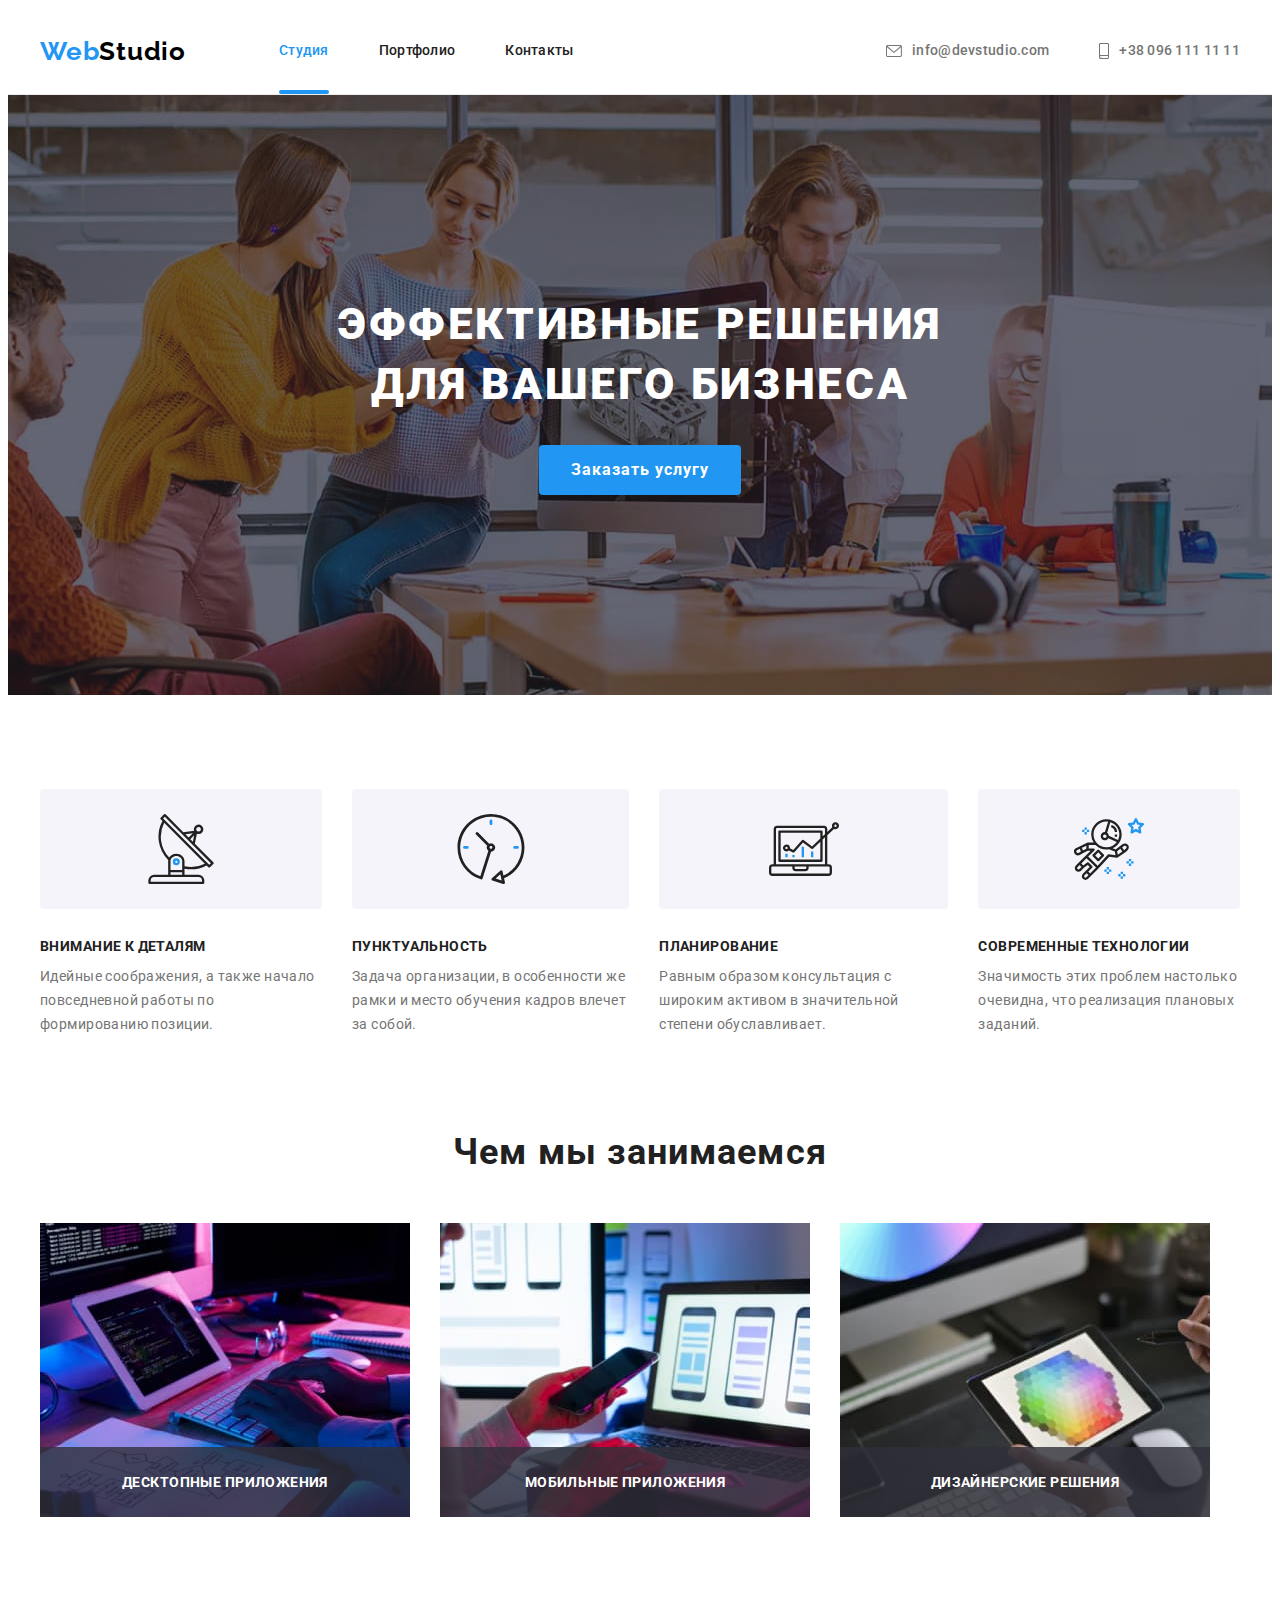
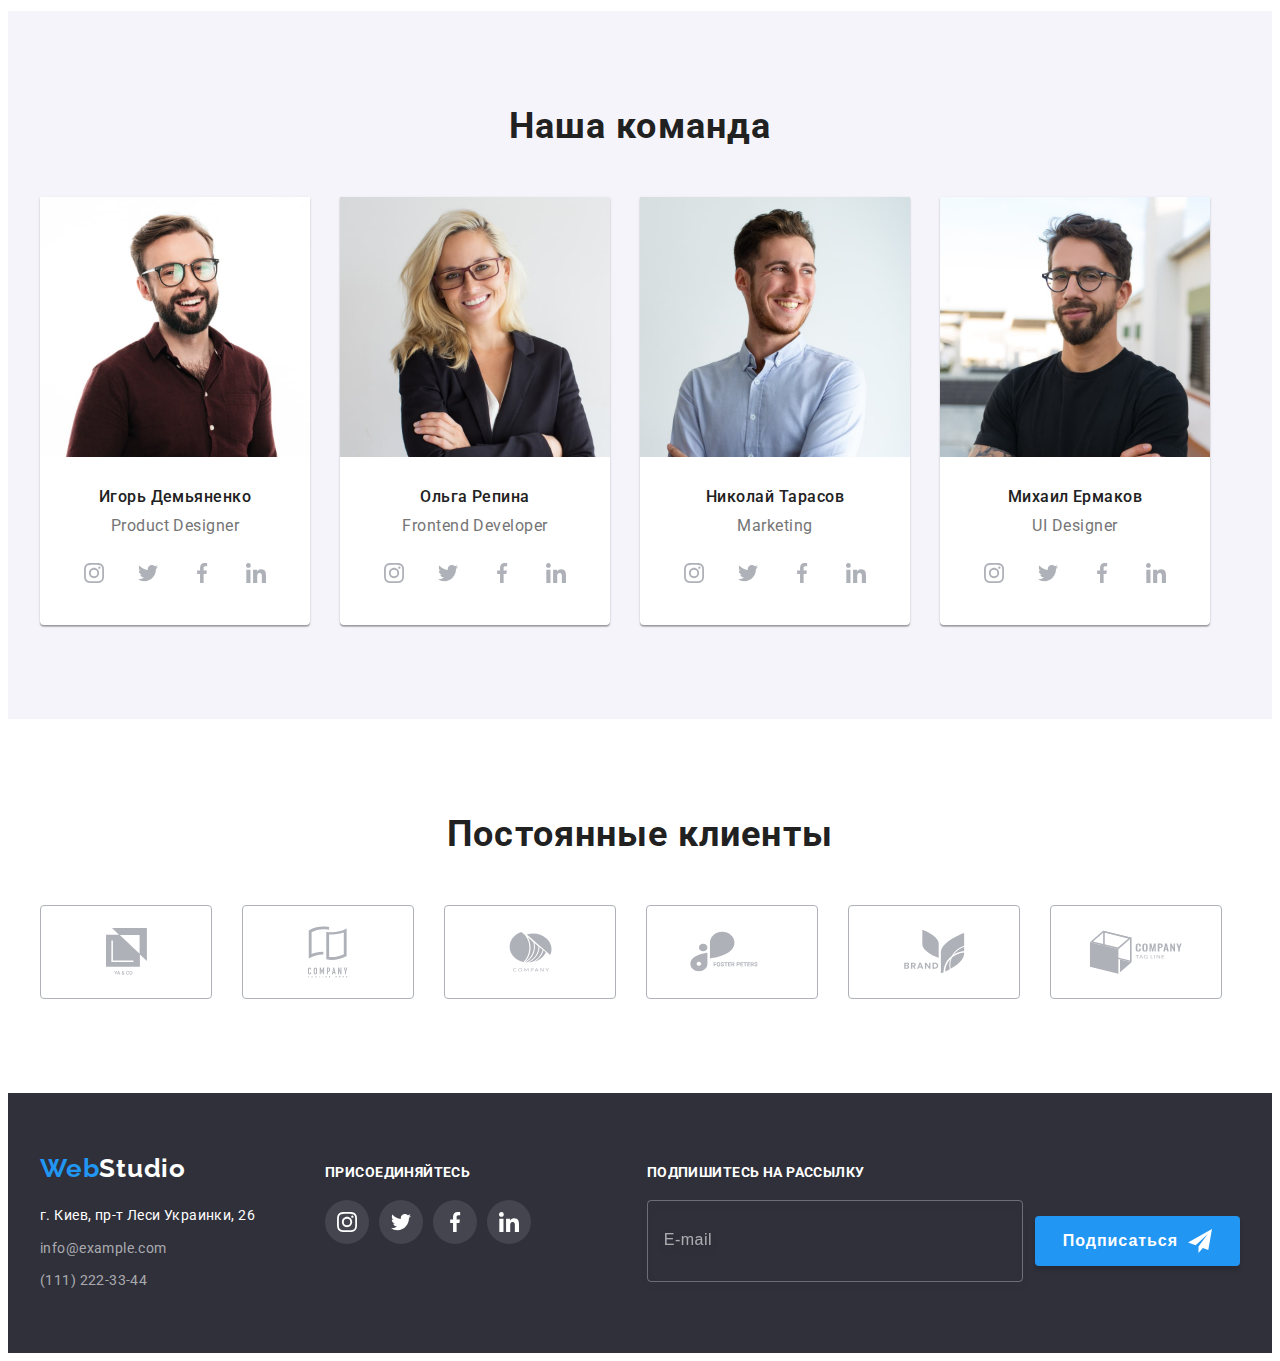
<file: index.html>
<!DOCTYPE html>
<html lang="ru">
  <head>
    <meta charset="UTF-8" />
    <meta http-equiv="X-UA-Compatible" content="IE=edge" />
    <meta name="viewport" content="width=device-width, initial-scale=1.0" />
    <title>WebStudio</title>
    <link rel="preconnect" href="https://fonts.googleapis.com" />
    <link rel="preconnect" href="https://fonts.gstatic.com" crossorigin />
    <link
      href="https://fonts.googleapis.com/css2?family=Raleway:wght@700&family=Roboto:wght@400;500;700;900&display=swap"
      rel="stylesheet"
    />
    <link
      rel="stylesheet"
      href="https://cdnjs.cloudflare.com/ajax/libs/modern-normalize/1.1.0/modern-normalize.min.css"
      integrity="sha512-wpPYUAdjBVSE4KJnH1VR1HeZfpl1ub8YT/NKx4PuQ5NmX2tKuGu6U/JRp5y+Y8XG2tV+wKQpNHVUX03MfMFn9Q=="
      crossorigin="anonymous"
      referrerpolicy="no-referrer"
    />
    <link rel="stylesheet" href="./style/style.css" />
  </head>
  <body>
    <header class="page-header">
      <div class="container flex-container">
        <nav class="main-nav">
          <a href="./index.html" class="link-reset logo header-logo"
            ><span class="logo logo-accent">Web</span>Studio</a
          >
          <ul class="ul-reset link-list">
            <li class="list-item">
              <a href="" class="link-reset current nav-link">Студия</a>
            </li>
            <li class="list-item">
              <a href="./portfolio.html" class="link-reset nav-link">Портфолио</a>
            </li>
            <li class="list-item">
              <a href="" class="link-reset nav-link">Контакты</a>
            </li>
          </ul>
        </nav>

        <ul class="ul-reset link-list">
          <li class="list-item">
            <a href="mailto:info@devstudio.com" class="link-reset header-contact-link">
              <svg class="link-icon" width="16" height="12">
                <use href="./images/icons/sprite.svg#icon-envelope"></use>
              </svg>
              info@devstudio.com
            </a>
          </li>
          <li class="list-item">
            <a href="tel:+380961111111" class="link-reset header-contact-link">
              <svg class="link-icon" width="10" height="16">
                <use href="./images/icons/sprite.svg#icon-smartphone"></use>
              </svg>
              +38 096 111 11 11
            </a>
          </li>
        </ul>
      </div>
    </header>

    <main>
      <section class="hero">
        <h1 class="main-title">
          Эффективные решения <br />
          для вашего бизнеса
        </h1>
        <button type="button" class="hero-btn" data-modal-open>Заказать услугу</button>
      </section>

      <section class="section preferences">
        <div class="container">
          <h2 class="visually-hidden">Наши преимущества</h2>
          <!-- Заголовок скроем стилями -->
          <ul class="ul-reset preferences-list">
            <li class="list-item">
              <div class="preferences-icon-wrap">
                <svg class="link-icon">
                  <use href="./images/icons/sprite.svg#icon-antenna"></use>
                </svg>
              </div>
              <h3 class="preferences-title">Внимание к деталям</h3>
              <p class="preferences-descr">
                Идейные соображения, а также начало повседневной работы по формированию позиции.
              </p>
            </li>
            <li class="list-item">
              <div class="preferences-icon-wrap">
                <svg class="link-icon">
                  <use href="./images/icons/sprite.svg#icon-clock"></use>
                </svg>
              </div>
              <h3 class="preferences-title">Пунктуальность</h3>
              <p class="preferences-descr">
                Задача организации, в особенности же рамки и место обучения кадров влечет за собой.
              </p>
            </li>
            <li class="list-item">
              <div class="preferences-icon-wrap">
                <svg class="link-icon">
                  <use href="./images/icons/sprite.svg#icon-diagram"></use>
                </svg>
              </div>
              <h3 class="preferences-title">Планирование</h3>
              <p class="preferences-descr">
                Равным образом консультация с широким активом в значительной степени обуславливает.
              </p>
            </li>
            <li class="list-item">
              <div class="preferences-icon-wrap">
                <svg class="link-icon">
                  <use href="./images/icons/sprite.svg#icon-astronaut"></use>
                </svg>
              </div>
              <h3 class="preferences-title">Современные технологии</h3>
              <p class="preferences-descr">
                Значимость этих проблем настолько очевидна, что реализация плановых заданий.
              </p>
            </li>
          </ul>
        </div>
      </section>

      <section class="section services">
        <div class="container">
          <h2 class="section-title">Чем мы занимаемся</h2>
          <ul class="ul-reset services-list">
            <!-- Если эти картинки должны вести на страници с более детальным описанием каждого вида деятельности, то оборачиваем их в ссылки -->
            <li class="list-item">
              <img src="./images/site.jpg" alt="руки на клавиатуре" width="370" />
              <p class="services-descr">Десктопные приложения</p>
            </li>
            <li class="list-item">
              <img src="./images/app.jpg" alt="мобильный телефон в руках" width="370" />
              <p class="services-descr">Мобильные приложения</p>
            </li>
            <li class="list-item">
              <img src="./images/design.jpg" alt="палитра цветов" width="370" />
              <p class="services-descr">Дизайнерские решения</p>
            </li>
          </ul>
        </div>
      </section>

      <section class="section team">
        <div class="container">
          <h2 class="section-title">Наша команда</h2>
          <!-- Если сотрудники будут добавляться - избавимся от крайних марджинов отрицательным марджином в ul и добавим возможность переноса строк-->
          <ul class="ul-reset team-list">
            <li class="list-item">
              <img src="./images/staff/demyanenko.jpg" alt="Член команды" width="270" />
              <div class="team-inner">
                <h3 class="team-subtitle">Игорь Демьяненко</h3>
                <p lang="en" class="team-descr">Product Designer</p>

                <ul class="ul-reset team-soc-links">
                  <li class="list-item" aria-label="ссылка на Instagram">
                    <a href="" class="link-reset link">
                      <svg class="link-icon">
                        <use href="./images/icons/sprite.svg#icon-instagram"></use>
                      </svg>
                    </a>
                  </li>
                  <li class="list-item" aria-label="ссылка на Twitter">
                    <a href="" class="link-reset link">
                      <svg class="link-icon">
                        <use href="./images/icons/sprite.svg#icon-twitter"></use>
                      </svg>
                    </a>
                  </li>
                  <li class="list-item" aria-label="ссылка на Facebook">
                    <a href="" class="link-reset link">
                      <svg class="link-icon">
                        <use href="./images/icons/sprite.svg#icon-facebook"></use>
                      </svg>
                    </a>
                  </li>
                  <li class="list-item" aria-label="ссылка на Linkedin">
                    <a href="" class="link-reset link">
                      <svg class="link-icon">
                        <use href="./images/icons/sprite.svg#icon-linkedin"></use>
                      </svg>
                    </a>
                  </li>
                </ul>
              </div>
            </li>

            <li class="list-item">
              <img src="./images/staff/repina.jpg" alt="Член команды" width="270" />
              <div class="team-inner">
                <h3 class="team-subtitle">Ольга Репина</h3>
                <p lang="en" class="team-descr">Frontend Developer</p>

                <ul class="ul-reset team-soc-links">
                  <li class="list-item" aria-label="ссылка на Instagram">
                    <a href="" class="link-reset link">
                      <svg class="link-icon">
                        <use href="./images/icons/sprite.svg#icon-instagram"></use>
                      </svg>
                    </a>
                  </li>
                  <li class="list-item" aria-label="ссылка на Twitter">
                    <a href="" class="link-reset link">
                      <svg class="link-icon">
                        <use href="./images/icons/sprite.svg#icon-twitter"></use>
                      </svg>
                    </a>
                  </li>
                  <li class="list-item" aria-label="ссылка на Facebook">
                    <a href="" class="link-reset link">
                      <svg class="link-icon">
                        <use href="./images/icons/sprite.svg#icon-facebook"></use>
                      </svg>
                    </a>
                  </li>
                  <li class="list-item" aria-label="ссылка на Linkedin">
                    <a href="" class="link-reset link">
                      <svg class="link-icon">
                        <use href="./images/icons/sprite.svg#icon-linkedin"></use>
                      </svg>
                    </a>
                  </li>
                </ul>
              </div>
            </li>

            <li class="list-item">
              <img src="./images/staff/tarasov.jpg" alt="Член команды" width="270" />
              <div class="team-inner">
                <h3 class="team-subtitle">Николай Тарасов</h3>
                <p lang="en" class="team-descr">Marketing</p>

                <ul class="ul-reset team-soc-links">
                  <li class="list-item" aria-label="ссылка на Instagram">
                    <a href="" class="link-reset link">
                      <svg class="link-icon">
                        <use href="./images/icons/sprite.svg#icon-instagram"></use>
                      </svg>
                    </a>
                  </li>
                  <li class="list-item" aria-label="ссылка на Twitter">
                    <a href="" class="link-reset link">
                      <svg class="link-icon">
                        <use href="./images/icons/sprite.svg#icon-twitter"></use>
                      </svg>
                    </a>
                  </li>
                  <li class="list-item" aria-label="ссылка на Facebook">
                    <a href="" class="link-reset link">
                      <svg class="link-icon">
                        <use href="./images/icons/sprite.svg#icon-facebook"></use>
                      </svg>
                    </a>
                  </li>
                  <li class="list-item" aria-label="ссылка на Linkedin">
                    <a href="" class="link-reset link">
                      <svg class="link-icon">
                        <use href="./images/icons/sprite.svg#icon-linkedin"></use>
                      </svg>
                    </a>
                  </li>
                </ul>
              </div>
            </li>

            <li class="list-item">
              <img src="./images/staff/ermakov.jpg" alt="Член команды" width="270" />
              <div class="team-inner">
                <h3 class="team-subtitle">Михаил Ермаков</h3>
                <p lang="en" class="team-descr">UI Designer</p>

                <ul class="ul-reset team-soc-links">
                  <li class="list-item" aria-label="ссылка на Instagram">
                    <a href="" class="link-reset link">
                      <svg class="link-icon">
                        <use href="./images/icons/sprite.svg#icon-instagram"></use>
                      </svg>
                    </a>
                  </li>
                  <li class="list-item" aria-label="ссылка на Twitter">
                    <a href="" class="link-reset link">
                      <svg class="link-icon">
                        <use href="./images/icons/sprite.svg#icon-twitter"></use>
                      </svg>
                    </a>
                  </li>
                  <li class="list-item" aria-label="ссылка на Facebook">
                    <a href="" class="link-reset link">
                      <svg class="link-icon">
                        <use href="./images/icons/sprite.svg#icon-facebook"></use>
                      </svg>
                    </a>
                  </li>
                  <li class="list-item" aria-label="ссылка на Linkedin">
                    <a href="" class="link-reset link">
                      <svg class="link-icon">
                        <use href="./images/icons/sprite.svg#icon-linkedin"></use>
                      </svg>
                    </a>
                  </li>
                </ul>
              </div>
            </li>
          </ul>
        </div>
      </section>

      <section class="section clients">
        <div class="container">
          <h2 class="section-title">Постоянные клиенты</h2>
          <ul class="ul-reset client-list">
            <li class="list-item">
              <a href="" class="link-reset link">
                <svg class="link-icon" width="41" height="47">
                  <use href="./images/icons/sprite.svg#icon-client-1"></use>
                </svg>
              </a>
            </li>
            <li class="list-item">
              <a href="" class="link-reset link">
                <svg class="link-icon" width="40" height="52">
                  <use href="./images/icons/sprite.svg#icon-client-2"></use>
                </svg>
              </a>
            </li>
            <li class="list-item">
              <a href="" class="link-reset link">
                <svg class="link-icon" width="43" height="41">
                  <use href="./images/icons/sprite.svg#icon-client-3"></use>
                </svg>
              </a>
            </li>
            <li class="list-item">
              <a href="" class="link-reset link">
                <svg class="link-icon" width="84" height="41">
                  <use href="./images/icons/sprite.svg#icon-client-4"></use>
                </svg>
              </a>
            </li>
            <li class="list-item">
              <a href="" class="link-reset link">
                <svg class="link-icon" width="63" height="45">
                  <use href="./images/icons/sprite.svg#icon-client-5"></use>
                </svg>
              </a>
            </li>
            <li class="list-item">
              <a href="" class="link-reset link">
                <svg class="link-icon" width="94" height="44">
                  <use href="./images/icons/sprite.svg#icon-client-6"></use>
                </svg>
              </a>
            </li>
          </ul>
        </div>
      </section>
    </main>

    <footer class="footer">
      <div class="container">
        <div class="contacts">
          <a href="" class="link-reset logo footer-logo">
            <span class="logo-accent">Web</span>Studio
          </a>
          <address class="footer-contact">
            г. Киев, пр-т Леси Украинки, 26
            <a href="mailto:info@example.com" class="link-reset footer-contact-link"
              >info@example.com
            </a>
            <a href="tel:+380991111111" class="link-reset footer-contact-link">(111) 222-33-44</a>
          </address>
        </div>

        <div class="join">
          <p class="join-text">присоединяйтесь</p>
          <ul class="ul-reset soc-links">
            <li class="list-item" aria-label="ссылка на Instagram">
              <a href="" class="link-reset link">
                <svg class="link-icon">
                  <use href="./images/icons/sprite.svg#icon-instagram"></use>
                </svg>
              </a>
            </li>
            <li class="list-item" aria-label="ссылка на Twitter">
              <a href="" class="link-reset link">
                <svg class="link-icon">
                  <use href="./images/icons/sprite.svg#icon-twitter"></use>
                </svg>
              </a>
            </li>
            <li class="list-item" aria-label="ссылка на Facebook">
              <a href="" class="link-reset link">
                <svg class="link-icon">
                  <use href="./images/icons/sprite.svg#icon-facebook"></use>
                </svg>
              </a>
            </li>
            <li class="list-item" aria-label="ссылка на Linkedin">
              <a href="" class="link-reset link">
                <svg class="link-icon">
                  <use href="./images/icons/sprite.svg#icon-linkedin"></use>
                </svg>
              </a>
            </li>
          </ul>
        </div>

        <div class="footer-form-wrapper">
          <strong class="footer-form-text">Подпишитесь на рассылку</strong>
          <form class="footer-form">
            <input type="email" name="email" placeholder="E-mail" class="footer-form-field" />
            <button type="submit" class="footer-form-btn">
              Подписаться
              <svg class="footer-icon-send">
                <use href="./images/icons/sprite.svg#icon-send"></use>
              </svg>
            </button>
          </form>
        </div>
      </div>
    </footer>

    <div class="backdrop is-hidden" data-modal>
      <div class="modal-window">
        <button type="button" class="close-button" data-modal-close>
          <svg class="close-button-icon">
            <use href="./images/icons/sprite.svg#icon-close"></use>
          </svg>
        </button>

        <b class="modal-title">Оставьте свои данные, мы вам перезвоним</b>
        <form>
          <label for="name" class="field-name">Имя</label>
          <div class="modal-inner">
            <input type="text" id="name" name="name" class="modal-field" required />
            <svg class="modal-field-icon">
              <use href="./images/icons/sprite.svg#modal-icon-person"></use>
            </svg>
          </div>

          <label for="tel" class="field-name">Телефон</label>
          <div class="modal-inner">
            <input type="tel" id="tel" name="phone" class="modal-field" required />
            <svg class="modal-field-icon">
              <use href="./images/icons/sprite.svg#modal-phone"></use>
            </svg>
          </div>

          <label for="email" class="field-name">Почта</label>
          <div class="modal-inner">
            <input type="email" id="email" name="email" class="modal-field" required />
            <svg class="modal-field-icon">
              <use href="./images/icons/sprite.svg#modal-email"></use>
            </svg>
          </div>

          <label for="feedback" class="field-name">Комментарий</label>
          <textarea
            name="feedback"
            id="feedback"
            placeholder="Введите текст"
            class="modal-field feedback-field"
          ></textarea>

          <label class="agreement-field-name">
            <input
              type="checkbox"
              name="policy-agreement"
              value="policy-agreement"
              class="agreement-checkbox visually-hidden"
              required
            />
            <span class="custom-checkbox">
              <svg class="custom-checkbox-icon">
                <use href="./images/icons/sprite.svg#policy-agreement"></use>
              </svg>
            </span>
            <span
              >Соглашаюсь с рассылкой и принимаю&#32;<a href="" class="agreement"
                >Условия договора</a
              ></span
            >
          </label>

          <button type="submit" class="submit-button">Отправить</button>
        </form>
      </div>
    </div>

    <script src="./js/modal.js"></script>
  </body>
</html>
</file>
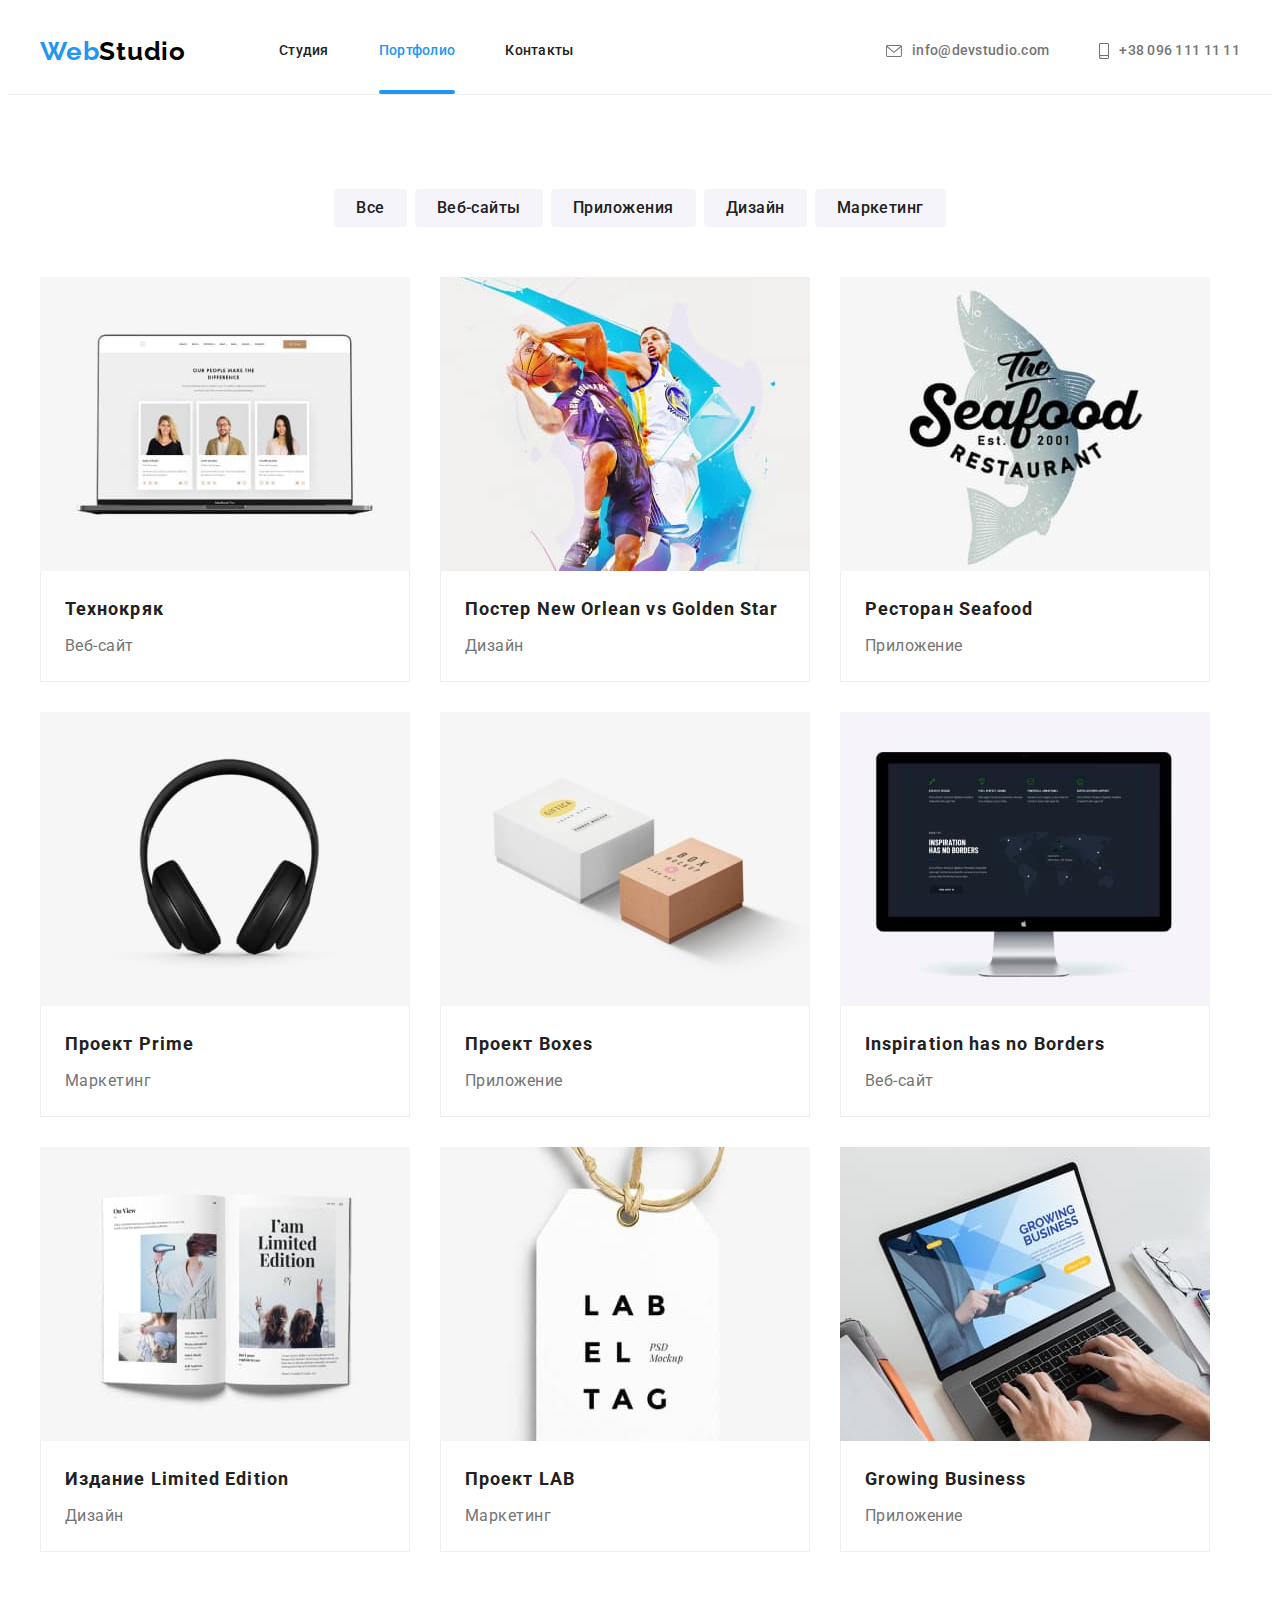
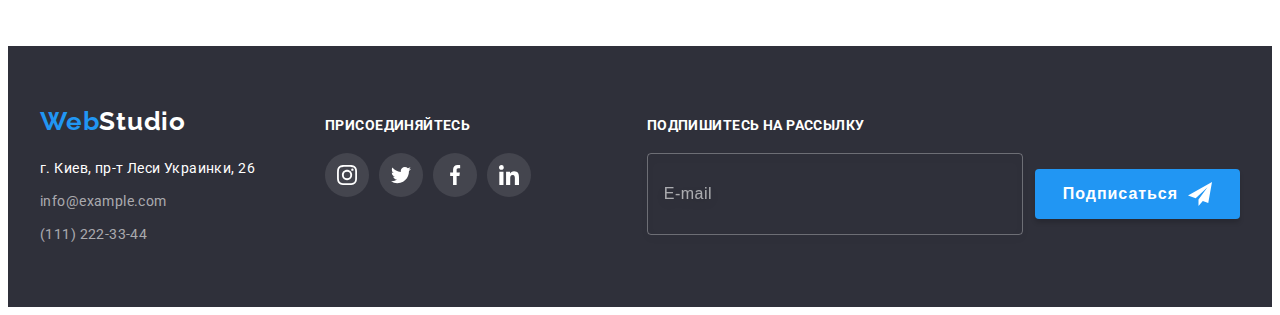
<file: portfolio.html>
<!DOCTYPE html>
<html lang="ru">
  <head>
    <meta charset="UTF-8" />
    <meta http-equiv="X-UA-Compatible" content="IE=edge" />
    <meta name="viewport" content="width=device-width, initial-scale=1.0" />
    <title>WebStudio портфолио</title>
    <link rel="preconnect" href="https://fonts.googleapis.com" />
    <link rel="preconnect" href="https://fonts.gstatic.com" crossorigin />
    <link
      href="https://fonts.googleapis.com/css2?family=Raleway:wght@700&family=Roboto:wght@400;500;700;900&display=swap"
      rel="stylesheet"
    />
    <link
      rel="stylesheet"
      href="https://cdnjs.cloudflare.com/ajax/libs/modern-normalize/1.1.0/modern-normalize.min.css"
      integrity="sha512-wpPYUAdjBVSE4KJnH1VR1HeZfpl1ub8YT/NKx4PuQ5NmX2tKuGu6U/JRp5y+Y8XG2tV+wKQpNHVUX03MfMFn9Q=="
      crossorigin="anonymous"
      referrerpolicy="no-referrer"
    />
    <link rel="stylesheet" href="./style/style.css" />
  </head>
  <body>
    <header class="page-header">
      <div class="container flex-container">
        <nav class="main-nav">
          <a href="./index.html" class="link-reset logo header-logo"
            ><span class="logo logo-accent">Web</span>Studio</a
          >
          <ul class="ul-reset link-list">
            <li class="list-item">
              <a href="./index.html" class="link-reset nav-link">Студия</a>
            </li>
            <li class="list-item">
              <a href="./portfolio.html" class="link-reset current nav-link">Портфолио</a>
            </li>
            <li class="list-item">
              <a href="" class="link-reset nav-link">Контакты</a>
            </li>
          </ul>
        </nav>

        <ul class="ul-reset link-list">
          <li class="list-item">
            <a href="mailto:info@devstudio.com" class="link-reset header-contact-link">
              <svg class="link-icon" width="16" height="12">
                <use href="./images/icons/sprite.svg#icon-envelope"></use>
              </svg>
              info@devstudio.com
            </a>
          </li>
          <li class="list-item">
            <a href="tel:+380961111111" class="link-reset header-contact-link">
              <svg class="link-icon" width="10" height="16">
                <use href="./images/icons/sprite.svg#icon-smartphone"></use>
              </svg>
              +38 096 111 11 11
            </a>
          </li>
        </ul>
      </div>
    </header>

    <main>
      <section class="section portfolio">
        <h1 class="visually-hidden">Наши проекты</h1>
        <!-- Заголовок скроем стилями -->
        <div class="container">
          <ul class="ul-reset btn-list">
            <li class="list-item">
              <button type="button" class="portfolio-btn">Все</button>
            </li>
            <li class="list-item">
              <button type="button" class="portfolio-btn">Веб-сайты</button>
            </li>
            <li class="list-item">
              <button type="button" class="portfolio-btn">Приложения</button>
            </li>
            <li class="list-item">
              <button type="button" class="portfolio-btn">Дизайн</button>
            </li>
            <li class="list-item">
              <button type="button" class="portfolio-btn">Маркетинг</button>
            </li>
          </ul>

          <ul class="ul-reset portfolio-wrapper">
            <li class="portfolio-item">
              <a href="" class="link-reset portfolio-link">
                <div class="portfolio-overlay">
                  <img
                    src="./images/portfolio/technokryak.jpg"
                    alt="Экран ноутбука с карточками сотрудников"
                    width="370"
                  />
                  <p class="overlay-text">
                    Технокряк это современная площадка распространения коронавируса. Компании
                    используют эту платформу для цифрового шпионажа и атак на защищённые сервера
                    конкурентов.
                  </p>
                </div>
                <div class="portfolio-item-inner">
                  <h2 class="portfolio-subtitle">Технокряк</h2>
                  <p class="portfolio-descr">Веб-сайт</p>
                </div>
              </a>
            </li>

            <li class="portfolio-item">
              <a href="" class="link-reset portfolio-link">
                <div class="portfolio-overlay">
                  <img
                    src="./images/portfolio/new-orlean.jpg"
                    alt="Два баскетболитса с мячем"
                    width="370"
                  />
                  <p class="overlay-text">
                    Lorem ipsum dolor sit amet consectetur, adipisicing elit. Neque nostrum quisquam
                    a. Harum porro rerum dolores cum architecto, saepe quasi laboriosam voluptas
                    ipsum aliquam repellat aspernatur!
                  </p>
                </div>
                <div class="portfolio-item-inner">
                  <h2 class="portfolio-subtitle">
                    Постер <span lang="en">New Orlean vs Golden Star</span>
                  </h2>
                  <p class="portfolio-descr">Дизайн</p>
                </div>
              </a>
            </li>

            <li class="portfolio-item">
              <a href="" class="link-reset portfolio-link">
                <div class="portfolio-overlay">
                  <img src="./images/portfolio/seafood.jpg" alt="Постер ресторана" width="370" />
                  <p class="overlay-text">
                    Lorem ipsum dolor sit amet consectetur, adipisicing elit. Neque nostrum quisquam
                    a. Harum porro rerum dolores cum architecto, saepe quasi laboriosam voluptas
                    ipsum aliquam repellat aspernatur!
                  </p>
                </div>
                <div class="portfolio-item-inner">
                  <h2 class="portfolio-subtitle">Ресторан <span lang="en">Seafood</span></h2>
                  <p class="portfolio-descr">Приложение</p>
                </div>
              </a>
            </li>

            <li class="portfolio-item">
              <a href="" class="link-reset portfolio-link">
                <div class="portfolio-overlay">
                  <img src="./images/portfolio/prime.jpg" alt="Наушники" width="370" />
                  <p class="overlay-text">
                    Lorem ipsum dolor sit amet consectetur, adipisicing elit. Neque nostrum quisquam
                    a. Harum porro rerum dolores cum architecto, saepe quasi laboriosam voluptas
                    ipsum aliquam repellat aspernatur!
                  </p>
                </div>
                <div class="portfolio-item-inner">
                  <h2 class="portfolio-subtitle">
                    Проект
                    <span lang="en">Prime</span>
                  </h2>
                  <p class="portfolio-descr">Маркетинг</p>
                </div>
              </a>
            </li>

            <li class="portfolio-item">
              <a href="" class="link-reset portfolio-link">
                <div class="portfolio-overlay">
                  <img
                    src="./images/portfolio/boxes.jpg"
                    alt="<Белая и оранжевая коробка>"
                    width="370"
                  />
                  <p class="overlay-text">
                    Lorem ipsum dolor sit amet consectetur, adipisicing elit. Neque nostrum quisquam
                    a. Harum porro rerum dolores cum architecto, saepe quasi laboriosam voluptas
                    ipsum aliquam repellat aspernatur!
                  </p>
                </div>
                <div class="portfolio-item-inner">
                  <h2 class="portfolio-subtitle">Проект <span lang="en">Boxes</span></h2>
                  <p class="portfolio-descr">Приложение</p>
                </div>
              </a>
            </li>

            <li class="portfolio-item">
              <a href="" class="link-reset portfolio-link">
                <div class="portfolio-overlay">
                  <img
                    src="./images/portfolio/inspiration.jpg"
                    alt="Сайт на экране монитора"
                    width="370"
                  />
                  <p class="overlay-text">
                    Lorem ipsum dolor sit amet consectetur, adipisicing elit. Neque nostrum quisquam
                    a. Harum porro rerum dolores cum architecto, saepe quasi laboriosam voluptas
                    ipsum aliquam repellat aspernatur!
                  </p>
                </div>
                <div class="portfolio-item-inner">
                  <h2 lang="en" class="portfolio-subtitle">Inspiration has no Borders</h2>
                  <p class="portfolio-descr">Веб-сайт</p>
                </div>
              </a>
            </li>

            <li class="portfolio-item">
              <a href="" class="link-reset portfolio-link">
                <div class="portfolio-overlay">
                  <img
                    src="./images/portfolio/limited-edition.jpg"
                    alt="Раскрытый журнал"
                    width="370"
                  />
                  <p class="overlay-text">
                    Lorem ipsum dolor sit amet consectetur, adipisicing elit. Neque nostrum quisquam
                    a. Harum porro rerum dolores cum architecto, saepe quasi laboriosam voluptas
                    ipsum aliquam repellat aspernatur!
                  </p>
                </div>
                <div div class="portfolio-item-inner">
                  <h2 class="portfolio-subtitle">Издание <span lang="en">Limited Edition</span></h2>
                  <p class="portfolio-descr">Дизайн</p>
                </div>
              </a>
            </li>

            <li class="portfolio-item">
              <a href="" class="link-reset portfolio-link">
                <div class="portfolio-overlay">
                  <img src="./images/portfolio/lab.jpg" alt="<Бирка с логотипом>" width="370" />
                  <p class="overlay-text">
                    Lorem ipsum dolor sit amet consectetur, adipisicing elit. Neque nostrum quisquam
                    a. Harum porro rerum dolores cum architecto, saepe quasi laboriosam voluptas
                    ipsum aliquam repellat aspernatur!
                  </p>
                </div>
                <div div class="portfolio-item-inner">
                  <h2 class="portfolio-subtitle">Проект <span lang="en">LAB</span></h2>
                  <p class="portfolio-descr">Маркетинг</p>
                </div>
              </a>
            </li>

            <li class="portfolio-item">
              <a href="" class="link-reset portfolio-link">
                <div class="portfolio-overlay">
                  <img
                    src="./images/portfolio/growing-business.jpg"
                    alt="Руки на клавиатуре открытого ноутбука"
                    width="370"
                  />
                  <p class="overlay-text">
                    Lorem ipsum dolor sit amet consectetur, adipisicing elit. Neque nostrum quisquam
                    a. Harum porro rerum dolores cum architecto, saepe quasi laboriosam voluptas
                    ipsum aliquam repellat aspernatur!
                  </p>
                </div>
                <div div class="portfolio-item-inner">
                  <h2 lang="en" class="portfolio-subtitle">Growing Business</h2>
                  <p class="portfolio-descr">Приложение</p>
                </div>
              </a>
            </li>
          </ul>
        </div>
      </section>
    </main>

    <footer class="footer">
      <div class="container">
        <div class="contacts">
          <a href="" class="link-reset logo footer-logo">
            <span class="logo-accent">Web</span>Studio
          </a>
          <address class="footer-contact">
            г. Киев, пр-т Леси Украинки, 26
            <a href="mailto:info@example.com" class="link-reset footer-contact-link"
              >info@example.com
            </a>
            <a href="tel:+380991111111" class="link-reset footer-contact-link">(111) 222-33-44</a>
          </address>
        </div>

        <div class="join">
          <p class="join-text">присоединяйтесь</p>
          <ul class="ul-reset soc-links">
            <li class="list-item" aria-label="ссылка на Instagram">
              <a href="" class="link-reset link">
                <svg class="link-icon">
                  <use href="./images/icons/sprite.svg#icon-instagram"></use>
                </svg>
              </a>
            </li>
            <li class="list-item" aria-label="ссылка на Twitter">
              <a href="" class="link-reset link">
                <svg class="link-icon">
                  <use href="./images/icons/sprite.svg#icon-twitter"></use>
                </svg>
              </a>
            </li>
            <li class="list-item" aria-label="ссылка на Facebook">
              <a href="" class="link-reset link">
                <svg class="link-icon">
                  <use href="./images/icons/sprite.svg#icon-facebook"></use>
                </svg>
              </a>
            </li>
            <li class="list-item" aria-label="ссылка на Linkedin">
              <a href="" class="link-reset link">
                <svg class="link-icon">
                  <use href="./images/icons/sprite.svg#icon-linkedin"></use>
                </svg>
              </a>
            </li>
          </ul>
        </div>

        <div class="footer-form-wrapper">
          <strong class="footer-form-text">Подпишитесь на рассылку</strong>
          <form class="footer-form">
            <input type="email" name="email" placeholder="E-mail" class="footer-form-field" />
            <button type="submit" class="footer-form-btn">
              Подписаться
              <svg class="footer-icon-send">
                <use href="./images/icons/sprite.svg#icon-send"></use>
              </svg>
            </button>
          </form>
        </div>
      </div>
    </footer>
  </body>
</html>
</file>
<file: style/style.css>
:root {
  --accent-color: #2196f3;
  --text-color: #757575;
  --secondary-text-color: #ffffff;
  --titels-color: #212121;
  --light-background-color: #f5f4fa;
  --dark-background-color: #2f303a;
  --icon-color: #afb1b8;
  --transition-duration: 250ms;
  --transition-timing-function: cubic-bezier(0.4, 0, 0.2, 1);
}

.link-reset {
  text-decoration: none;
}

.ul-reset {
  list-style: none;
}

h1,
h2,
h3,
ul,
p {
  padding: 0;
  margin: 0;
}

img {
  display: block;
  max-width: 100%;
  height: auto;
}

body {
  font-family: 'Roboto', sans-serif;
  background-color: #ffffff;
  color: var(--titels-color);
}

.section {
  padding: 94px 0;
}

.section-title {
  text-align: center;
  font-size: 36px;
  line-height: 1.17;
  text-align: center;
  letter-spacing: 0.03em;
  margin-bottom: 50px;
}

.container {
  width: 1200px;
  padding: 0 15px;
  margin-left: auto;
  margin-right: auto;
}

/* У всех флекс-єлементов правый марджин 30, кроме хедера. Вынесла в общий класс */
.list-item:not(:last-child) {
  margin-right: 30px;
}

.visually-hidden {
  position: absolute;
  width: 1px;
  height: 1px;
  margin: -1px;
  border: 0;
  padding: 0;
  white-space: nowrap;
  clip-path: inset(100%);
  clip: rect(0 0 0 0);
  overflow: hidden;
}

/* Header */

.flex-container {
  display: flex;
  align-items: center;
  justify-content: space-between;
}

.page-header {
  border-bottom: 1px solid #ececec;
}

.logo {
  font-family: 'Raleway';
  font-weight: bold;
  font-size: 26px;
  line-height: 1.19;
  letter-spacing: 0.03em;
}

.header-logo {
  color: #000000;
  margin-right: 93px;
}

.logo-accent {
  color: var(--accent-color);
}

.main-nav {
  display: flex;
  align-items: center;
}

.link-list {
  display: flex;
}

.nav-link {
  display: block;
  padding: 35px 0;
  font-weight: 500;
  font-size: 14px;
  line-height: 1.14;
  letter-spacing: 0.02em;
  color: inherit;
  transition: color var(--transition-duration) var(--transition-timing-function);
}

.link-list .list-item:not(:last-child) {
  margin-right: 50px;
}

.header-contact-link {
  display: flex;
  align-items: center;
  padding: 35px 0;
  font-weight: 500;
  font-size: 14px;
  line-height: 1.14;
  letter-spacing: 0.02em;
  color: var(--text-color);
  transition: color var(--transition-duration) var(--transition-timing-function);
}

.page-header .link-icon {
  fill: currentColor;
  margin-right: 10px;
}

.nav-link:hover,
.nav-link:focus,
.header-contact-link:hover,
.header-contact-link:focus,
.footer-contact-link:hover,
.footer-contact-link:focus,
.current {
  color: var(--accent-color);
}
.page-header .list-item {
  position: relative;
}

.current::after {
  display: block;
  position: absolute;
  bottom: 0;
  content: '';
  width: 100%;
  height: 4px;
  background: #2196f3;
  border-radius: 2px;
}

/* Section Hero */

.hero {
  background-color: var(--dark-background-color);
  text-align: center;
  padding: 200px 0;
  background-image: linear-gradient(rgba(47, 48, 58, 0.4), rgba(47, 48, 58, 0.4)),
    url(../images/background.jpg);
  background-size: 1600px;
  background-repeat: no-repeat;
  background-position: center;
}
.main-title {
  font-weight: 900;
  font-size: 44px;
  line-height: 1.36;
  letter-spacing: 0.06em;
  text-transform: uppercase;
  color: var(--secondary-text-color);
}

.hero .main-title {
  margin-bottom: 30px;
}

.hero-btn {
  padding: 10px 32px;
  border-radius: 4px;
  border: none;
  font-family: inherit;
  font-weight: 700;
  font-size: 16px;
  line-height: 1.88;
  text-align: center;
  letter-spacing: 0.06em;
  color: var(--secondary-text-color);
  background-color: var(--accent-color);
  cursor: pointer;
  transition: background-color var(--transition-duration) var(--transition-timing-function);
}

.hero-btn:hover,
.hero-btn:focus {
  background-color: #188ce8;
}

/* Section Preferences */

.section.preferences {
  padding-bottom: 0;
}

.preferences-list,
.services-list,
.team-list {
  display: flex;
}

.preferences-list .list-item,
.team-list .list-item {
  width: calc((100%-90px) / 4);
}

.preferences-list .preferences-icon-wrap {
  display: flex;
  justify-content: center;
  align-items: center;
  height: 120px;
  background-color: #f5f4fa;
  border-radius: 4px;
  margin-bottom: 30px;
  /* background-size: 70px;
  background-repeat: no-repeat;
  background-position: center; */
}

/* .preferences-list .icon-antenna::before {
  background-image: url(../images/icons/antenna.svg);
}

.preferences-list .icon-clock::before {
  background-image: url(../images/icons/clock.svg);
}

.preferences-list .icon-diagram::before {
  background-image: url(../images/icons/diagram.svg);
}

.preferences-list .icon-astronaut::before {
  background-image: url(../images/icons/astronaut.svg);
} */

.preferences-list .link-icon {
  width: 70px;
  height: 70px;
}

.preferences-title {
  font-size: 14px;
  line-height: 1.14;
  letter-spacing: 0.03em;
  text-transform: uppercase;
  margin-bottom: 10px;
}

.preferences-descr {
  font-size: 14px;
  line-height: 1.71;
  letter-spacing: 0.03em;
  color: var(--text-color);
}

/* Section Services */

.services .list-item {
  position: relative;
}

.services-descr {
  position: absolute;
  bottom: 0;
  width: 100%;
  background: rgba(47, 48, 58, 0.8);
  padding: 27px 0;
  text-align: center;
  font-weight: 700;
  font-size: 14px;
  line-height: 16px;
  letter-spacing: 0.03em;
  text-transform: uppercase;
  color: var(--secondary-text-color);
}

/* Section Team */

.team {
  background-color: var(--light-background-color);
}

.team-list .list-item {
  background: var(--secondary-text-color);
  border-radius: 0px 0px 4px 4px;
  box-shadow: 0px 1px 3px rgba(0, 0, 0, 0.12), 0px 1px 1px rgba(0, 0, 0, 0.14),
    0px 2px 1px rgba(0, 0, 0, 0.2);
}

.team-soc-links .list-item {
  box-shadow: none;
}

.team-inner {
  padding: 30px 32px;
}

.team-subtitle {
  font-weight: 500;
  color: var(--titels-color);
  /* Цвет текста указан отдельно, поскольку inherit берет синий цвет от ссылки, в которую вложен заголовок. Можно было отдельно через клас сброса стилей (link-reset) для ссылок добавить наследование текста, но я решила просто задать цвет точечно */
  font-size: 16px;
  line-height: 1.19;
  letter-spacing: 0.03em;
  text-align: center;
  margin-bottom: 10px;
}

.team-descr {
  color: var(--text-color);
  font-size: 16px;
  line-height: 1.19;
  letter-spacing: 0.03em;
  text-align: center;
  margin-bottom: 16px;
}

.team-soc-links,
.join .soc-links {
  display: flex;
}

.team-soc-links .link,
.join .link {
  display: flex;
  justify-content: center;
  align-items: center;
  width: 44px;
  height: 44px;
  border-radius: 50%;
  transition: background-color var(--transition-duration) var(--transition-timing-function);
}

.team-soc-links .link:hover,
.team-soc-links .link:focus {
  background-color: var(--accent-color);
}

.team-list .link-icon {
  width: 20px;
  height: 20px;
  fill: var(--icon-color);
  transition: fill var(--transition-duration) var(--transition-timing-function);
}

.team-soc-links .link:hover .link-icon,
.team-soc-links .link:focus .link-icon {
  fill: var(--secondary-text-color);
}
.team-soc-links .list-item:not(:last-child),
.join .list-item:not(:last-child) {
  margin-right: 10px;
}

/* Section Clients */

.client-list {
  display: flex;
}

.client-list .link {
  display: flex;
  justify-content: center;
  align-items: center;
  width: 170px;
  height: 92px;
  /* задаем четкие размеры, т.к. размеры иконок разные */
  border: 1px solid var(--icon-color);
  color: var(--icon-color);
  border-radius: 4px;
  cursor: pointer;
  transition: border-color var(--transition-duration) var(--transition-timing-function),
    color var(--transition-duration) var(--transition-timing-function);
}

.client-list .link:hover,
.client-list .link:focus {
  border-color: var(--accent-color);
  color: var(--accent-color);
}

.client-list .link-icon {
  fill: currentColor;
}

/* Footer */
.footer {
  background-color: var(--dark-background-color);
  padding: 60px 0;
}

.footer .container {
  display: flex;
  align-items: baseline;
}

.contacts {
  margin-right: 70px;
}

.footer-logo {
  display: block;
  color: var(--secondary-text-color);
  margin-bottom: 20px;
}

.footer-contact {
  font-style: normal;
  font-size: 14px;
  line-height: 1.7;
  letter-spacing: 0.03em;
  color: var(--secondary-text-color);
}

.footer-contact-link {
  display: block;
  color: rgba(255, 255, 255, 0.6);
  margin-top: 9px;
  transition: color var(--transition-duration) var(--transition-timing-function);
}

.join-text {
  font-weight: 700;
  font-size: 14px;
  line-height: 16px;
  letter-spacing: 0.03em;
  text-transform: uppercase;
  color: #ffffff;
  margin-bottom: 20px;
}

.join .link {
  background-color: rgba(255, 255, 255, 0.1);
}

.join .link:hover,
.join .link:focus {
  background-color: var(--accent-color);
}

.footer .link-icon {
  fill: var(--secondary-text-color);
  width: 20px;
  height: 20px;
}

.footer-form-wrapper {
  margin-left: auto;
}

.footer-form-text {
  display: block;
  margin-bottom: 20px;
  font-weight: 700;
  font-size: 14px;
  line-height: 16px;
  letter-spacing: 0.03em;
  text-transform: uppercase;
  color: var(--secondary-text-color);
}

.footer-form {
  display: flex;
  align-items:center;
}

.footer-form-field {
  width: 358px;
  height: 50px;
  background-color: transparent;
  border: 1px solid rgba(255, 255, 255, 0.3);
  filter: drop-shadow(0px 4px 4px rgba(0, 0, 0, 0.15));
  border-radius: 4px;
  padding: 15px 0 15px 16px;
  margin-right: 12px;
  color: #ffffff;
}

.footer-form-field::placeholder {
  font-weight: 400;
  font-size: 16px;
  line-height: 20px;
  letter-spacing: 0.03em;
  color: rgba(255, 255, 255, 0.6);
}

.footer-form-btn {
  padding: 10px 28px;
  background: var(--accent-color);
  box-shadow: 0px 4px 4px rgba(0, 0, 0, 0.15);
  border-radius: 4px;
  border: none;
  font-weight: 700;
  font-size: 16px;
  line-height: 30px;
  display: flex;
  align-items: center;
  letter-spacing: 0.06em;
  color: var(--secondary-text-color);
  cursor: pointer;
  transition: background-color var(--transition-duration) var(--transition-timing-function);
}

.footer-form-btn:hover,
.footer-form-btn:focus {
  background-color: #188CE8;
}

.footer-icon-send {
  width: 24px;
  height: 24px;
  margin-left: 10px;
}

/* ==================modal window================== */

.backdrop {
  position: fixed;
  width: 100%;
  height: 100%;
  top: 0;
  background: rgba(0, 0, 0, 0.2);
  opacity: 1;
  transition: opacity var(--transition-duration) var(--transition-timing-function);
}

.backdrop.is-hidden {
  visibility: hidden;
  opacity: 0;
  pointer-events: none;
}

.modal-window {
  padding: 40px;
  position: absolute;
  top: 50%;
  left: 50%;
  width: 528px;
  height: 581px;
  background: #FFFFFF;
  box-shadow: 0px 1px 3px rgba(0, 0, 0, 0.12),
  0px 1px 1px rgba(0, 0, 0, 0.14),
  0px 2px 1px rgba(0, 0, 0, 0.2);
  border-radius: 4px;
  transform: translate(-50%, -50%) scale(1);
  transition: transform var(--transition-duration) var(--transition-timing-function);
}

.backdrop.is-hidden .modal-window {
  transform: translate(-50%, -50%) scale(0.9);
}

.close-button {
  position: absolute;
  top: 13px;
  right: 13px;
  display: flex;
  justify-content: center;
  align-items:center;
  padding: 0;
  width: 30px;
  height: 30px;
  background: #FFFFFF;
  border-radius: 50%;
  border: 1px solid rgba(0, 0, 0, 0.1);
  cursor: pointer;

}

.close-button-icon {
  width: 18px;
  height: 18px;
  transition: fill var(--transition-duration) var(--transition-timing-function);
}

.close-button:hover .close-button-icon, 
.close-button:focus .close-button-icon {
  fill: var(--accent-color);
}

.modal-title {
  font-weight: 700;
  font-size: 20px;
  line-height: 23px;
  text-align: center;
  letter-spacing: 0.03em;
  color: #212121;
  display: inline-block;
  margin-bottom: 12px;
}

.field-name {
  display: block;
  margin-bottom: 4px;
  font-weight: 400;
  font-size: 12px;
  line-height: 14px;
  letter-spacing: 0.01em;
  color: var(--text-color);
}

.modal-inner {
 position: relative;
 margin-bottom: 10px;
}

.modal-field {
  width: 100%;
  height: 40px;
  padding: 11px 0 11px 42px;
  border: 1px solid rgba(33, 33, 33, 0.2);
  border-radius: 4px;
  font-weight: 400;
  font-size: 12px;
  line-height: 14px;
  color:#000000;
  transition: border-color var(--transition-duration) var(--transition-timing-function);
  cursor: pointer;
}

.modal-field:focus {
  border-color: var(--accent-color);
  outline: none;
}

.modal-field-icon {
  position: absolute;
  top: 50%;
  left: 12px;
  transform: translateY(-50%);
  width: 18px;
  height: 18px;
  transition: fill var(--transition-duration) var(--transition-timing-function);
}

.modal-field:focus + .modal-field-icon {
  fill: var(--accent-color);
}

.feedback-field {
  margin-bottom: 16px;
  height: 120px;
  resize: none;
  padding: 12px 16px;
}

.feedback-field::placeholder {
  font-weight: 400;
  font-size: 14px;
  line-height: 16px;
  letter-spacing: 0.01em;  
  color: rgba(117, 117, 117, 0.5);
}

.custom-checkbox {
  display: flex;
  justify-content: center;
  align-items:center;
  margin: 0 7px 0 12px;
  width: 16px;
  height: 15px;
  border: 2px solid #212121;
  border-radius: 2px;
  transition: background-color var(--transition-duration) var(--transition-timing-function), border-color var(--transition-duration) var(--transition-timing-function);
}

.custom-checkbox-icon {
  width: 11px;
  height: 8px;
}

.agreement-checkbox:focus + .custom-checkbox {
  /* outline: 1px solid var(--accent-color); */
  border-color: var(--accent-color);
}

.agreement-checkbox:checked + .custom-checkbox {
  background-color: var(--accent-color);
  border-color: var(--accent-color);
}

.agreement-field-name {
  display: flex;
  align-items:center;
  font-weight: 400;
  font-size: 14px;
  line-height: 24px;
  letter-spacing: 0.03em;
  color: var(--text-color);
  margin-bottom: 30px;
  cursor: pointer;
}

.agreement {
  color: var(--accent-color);
}

.submit-button {
  margin: 0 auto;
  padding: 10px 55px;
  display: block;
  background: var(--accent-color);
  box-shadow: 0px 4px 4px rgba(0, 0, 0, 0.15);
  border-radius: 4px;
  border: none;
  font-weight: 700;
  font-size: 16px;
  line-height: 30px;
  letter-spacing: 0.06em;
  color: var(--secondary-text-color);
  cursor: pointer;
  transition: background-color var(--transition-duration) var(--transition-timing-function);
}

.submit-button:hover,
.submit-button:focus {
  background-color: #188CE8;
}

/* ===================  Portfolio  =================== */

/* Section Portfolio */

.btn-list {
  display: flex;
  justify-content: center;
  margin-bottom: 50px;
}

.portfolio-btn {
  padding: 6px 22px;
  border-radius: 4px;
  border: none;
  font-family: inherit;
  font-weight: 500;
  font-size: 16px;
  line-height: 1.63;
  text-align: center;
  letter-spacing: 0.03em;
  color: inherit;
  background-color: var(--light-background-color);
  cursor: pointer;
  transition: color var(--transition-duration) var(--transition-timing-function),
    background-color var(--transition-duration) var(--transition-timing-function),
    box-shadow var(--transition-duration) var(--transition-timing-function);
}

.portfolio-btn:hover,
.portfolio-btn:focus {
  color: var(--secondary-text-color);
  background-color: var(--accent-color);
  box-shadow: 0px 3px 1px rgba(0, 0, 0, 0.1), 0px 1px 2px rgba(0, 0, 0, 0.08),
    0px 2px 2px rgba(0, 0, 0, 0.12);
}

.portfolio .list-item:not(:last-child) {
  margin-right: 8px;
}

.portfolio-wrapper {
  display: flex;
  flex-wrap: wrap;
  margin: -15px;
}

.portfolio-item {
  width: 370px;
  margin: 15px;
}

.portfolio-link {
  display: block;
  transition: box-shadow var(--transition-duration) var(--transition-timing-function);
}

.portfolio-link:hover,
.portfolio-link:focus {
  box-shadow: 0px 1px 1px rgba(0, 0, 0, 0.12), 0px 4px 4px rgba(0, 0, 0, 0.06),
    1px 4px 6px rgba(0, 0, 0, 0.16);
}

.portfolio-overlay {
  position: relative;
  overflow: hidden;
}

.overlay-text {
  display: block;
  position: absolute;
  width: 100%;
  height: 100%;
  background: rgba(33, 150, 243, 0.9);
  font-weight: 400;
  font-size: 18px;
  line-height: 28px;
  letter-spacing: 0.03em;
  color: var(--secondary-text-color);
  padding: 63px 24px;
  overflow: auto;
  transition: transform var(--transition-duration) var(--transition-timing-function);

}

.portfolio-link:hover .overlay-text,
.portfolio-link:focus .overlay-text {
    transform: translateY(-100%);
}

.portfolio-item-inner {
  padding: 20px 24px;
  border: 1px solid #eeeeee;
  border-top: none;
}

.portfolio-subtitle {
  font-size: 18px;
  line-height: 2;
  letter-spacing: 0.06em;
  color: var(--titels-color);
  /* Цвет текста указан отдельно, поскольку inherit берет синий цвет от ссылки, в которую вложен заголовок. Можно было отдельно через клас сброса стилей (link-reset) для ссылок добавить наследование текста, но я решила просто задать цвет точечно */
  margin-bottom: 4px;
}

.portfolio-descr {
  font-size: 16px;
  line-height: 1.88;
  letter-spacing: 0.03em;
  color: var(--text-color);
}
</file>
